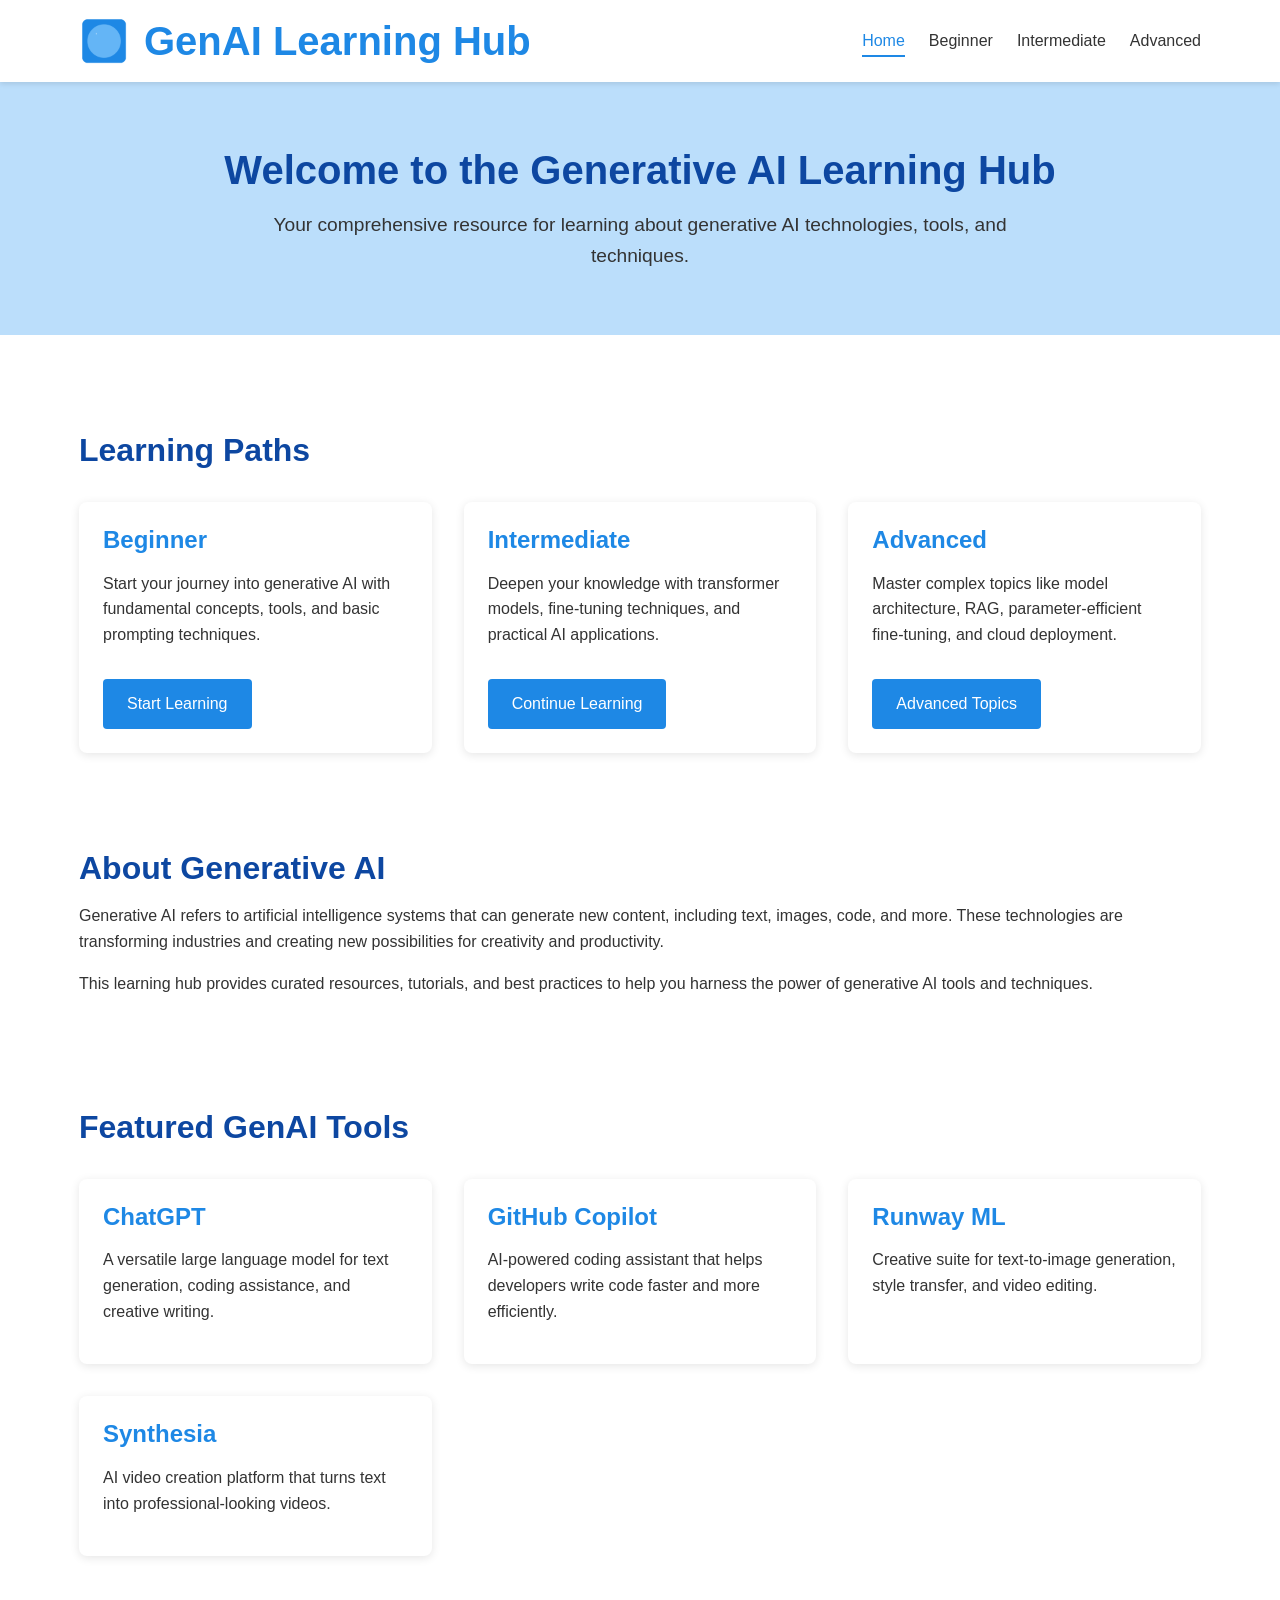
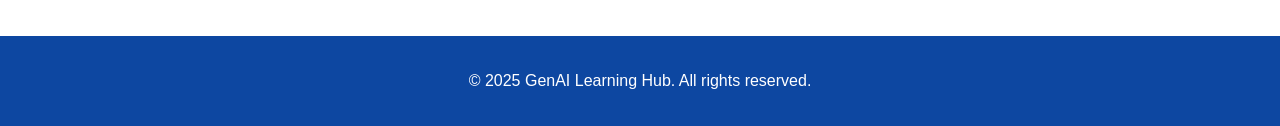
<file: index.html>
<!DOCTYPE html>
<html lang="en">
<head>
    <meta charset="UTF-8">
    <meta name="viewport" content="width=device-width, initial-scale=1.0">
    <meta name="description" content="Your comprehensive resource for learning about generative AI technologies, tools, and techniques.">
    <title>GenAI Learning Hub - Home</title>
    <link rel="stylesheet" href="styles.css">
</head>
<body>
    <header>
        <div class="container">
            <div class="logo-container">
                <img src="genai-logo.png" alt="GenAI Learning Hub Logo" class="logo">
                <h1>GenAI Learning Hub</h1>
            </div>
            <nav>
                <ul>
                    <li><a href="index.html" class="active">Home</a></li>
                    <li><a href="beginner.html">Beginner</a></li>
                    <li><a href="intermediate.html">Intermediate</a></li>
                    <li><a href="advanced.html">Advanced</a></li>
                </ul>
            </nav>
        </div>
    </header>

    <main>
        <section class="hero">
            <div class="container">
                <h2>Welcome to the Generative AI Learning Hub</h2>
                <p>Your comprehensive resource for learning about generative AI technologies, tools, and techniques.</p>
            </div>
        </section>

        <section class="learning-paths">
            <div class="container">
                <h2>Learning Paths</h2>
                <div class="path-cards">
                    <div class="card">
                        <h3>Beginner</h3>
                        <p>Start your journey into generative AI with fundamental concepts, tools, and basic prompting techniques.</p>
                        <a href="beginner.html" class="btn">Start Learning</a>
                    </div>
                    <div class="card">
                        <h3>Intermediate</h3>
                        <p>Deepen your knowledge with transformer models, fine-tuning techniques, and practical AI applications.</p>
                        <a href="intermediate.html" class="btn">Continue Learning</a>
                    </div>
                    <div class="card">
                        <h3>Advanced</h3>
                        <p>Master complex topics like model architecture, RAG, parameter-efficient fine-tuning, and cloud deployment.</p>
                        <a href="advanced.html" class="btn">Advanced Topics</a>
                    </div>
                </div>
            </div>
        </section>

        <section class="about">
            <div class="container">
                <h2>About Generative AI</h2>
                <p>Generative AI refers to artificial intelligence systems that can generate new content, including text, images, code, and more. These technologies are transforming industries and creating new possibilities for creativity and productivity.</p>
                <p>This learning hub provides curated resources, tutorials, and best practices to help you harness the power of generative AI tools and techniques.</p>
            </div>
        </section>

        <section class="featured-tools">
            <div class="container">
                <h2>Featured GenAI Tools</h2>
                <div class="tools-grid">
                    <div class="tool">
                        <h3>ChatGPT</h3>
                        <p>A versatile large language model for text generation, coding assistance, and creative writing.</p>
                    </div>
                    <div class="tool">
                        <h3>GitHub Copilot</h3>
                        <p>AI-powered coding assistant that helps developers write code faster and more efficiently.</p>
                    </div>
                    <div class="tool">
                        <h3>Runway ML</h3>
                        <p>Creative suite for text-to-image generation, style transfer, and video editing.</p>
                    </div>
                    <div class="tool">
                        <h3>Synthesia</h3>
                        <p>AI video creation platform that turns text into professional-looking videos.</p>
                    </div>
                </div>
            </div>
        </section>
    </main>

    <footer>
        <div class="container">
            <p>&copy; 2025 GenAI Learning Hub. All rights reserved.</p>
        </div>
    </footer>
</body>
</html>
</file>
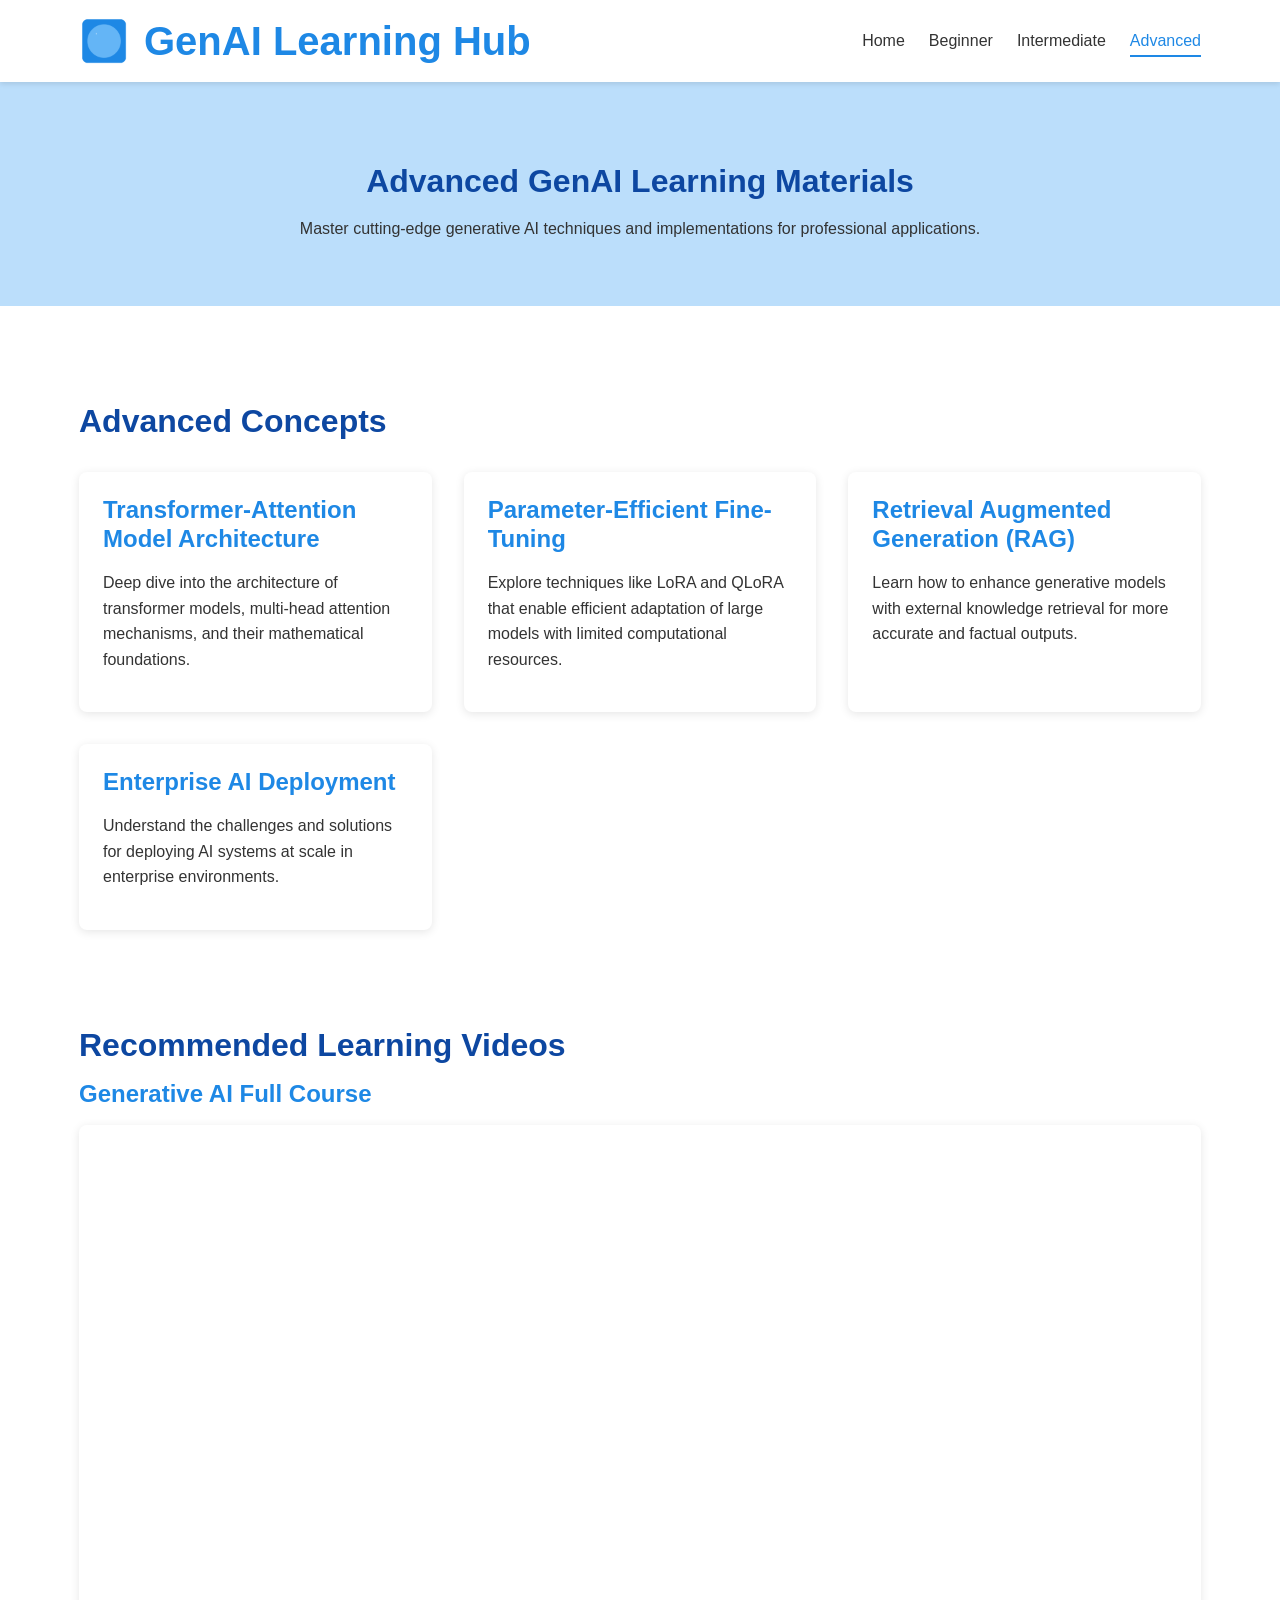
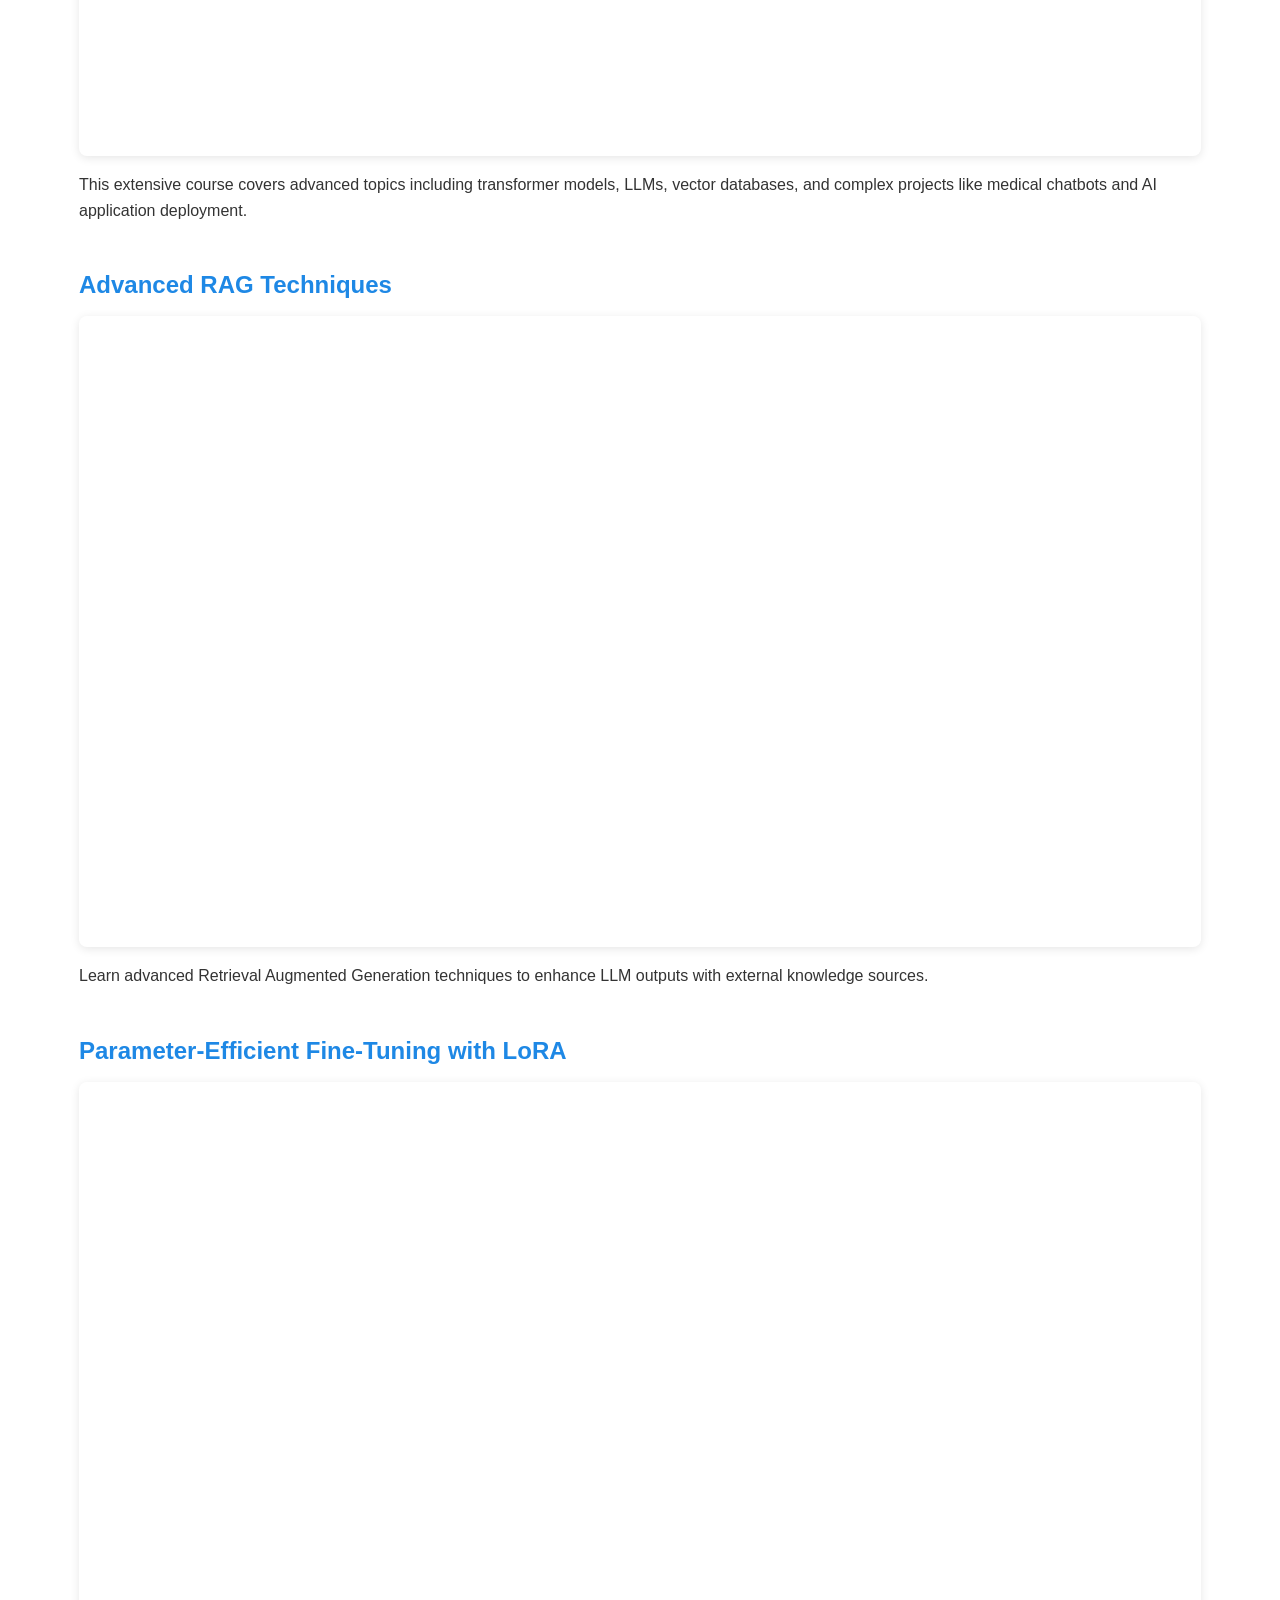
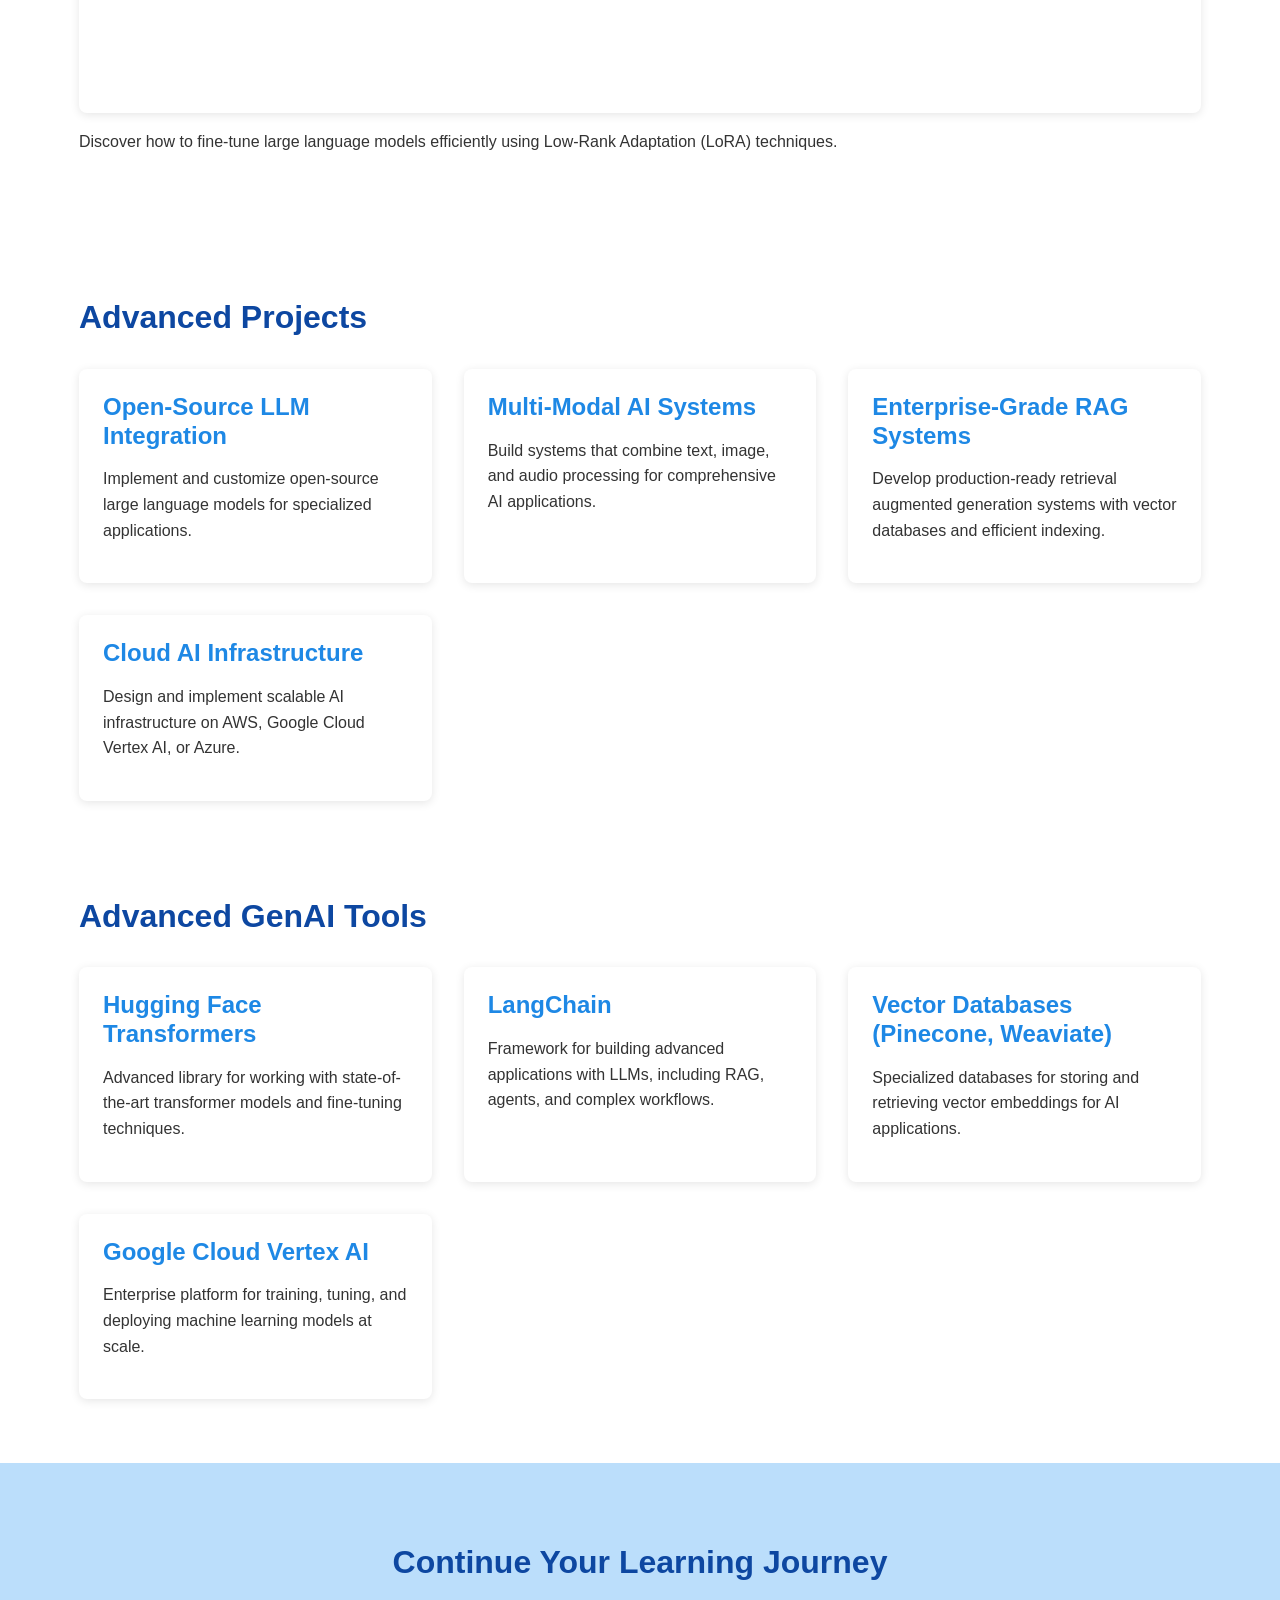
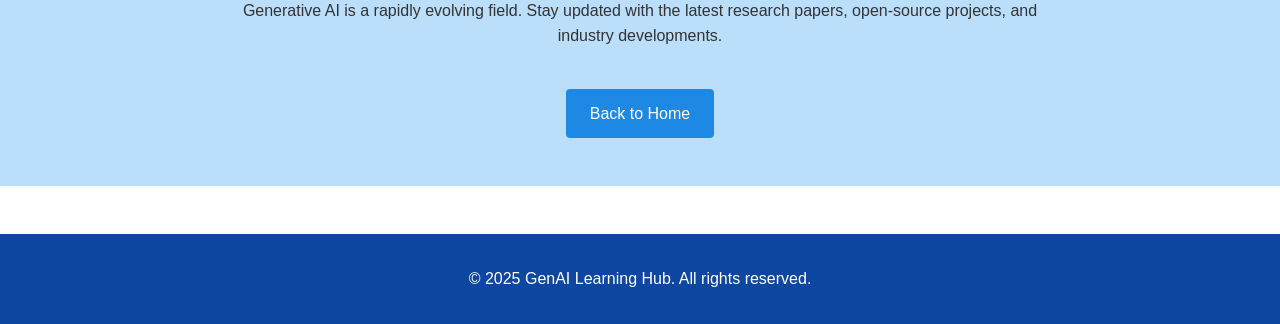
<file: advanced.html>
<!DOCTYPE html>
<html lang="en">
<head>
    <meta charset="UTF-8">
    <meta name="viewport" content="width=device-width, initial-scale=1.0">
    <meta name="description" content="Master cutting-edge generative AI techniques and implementations for professional applications.">
    <title>GenAI Learning Hub - Advanced Materials</title>
    <link rel="stylesheet" href="styles.css">
</head>
<body>
    <header>
        <div class="container">
            <div class="logo-container">
                <img src="genai-logo.png" alt="GenAI Learning Hub Logo" class="logo">
                <h1>GenAI Learning Hub</h1>
            </div>
            <nav>
                <ul>
                    <li><a href="index.html">Home</a></li>
                    <li><a href="beginner.html">Beginner</a></li>
                    <li><a href="intermediate.html">Intermediate</a></li>
                    <li><a href="advanced.html" class="active">Advanced</a></li>
                </ul>
            </nav>
        </div>
    </header>

    <main>
        <section class="page-header">
            <div class="container">
                <h2>Advanced GenAI Learning Materials</h2>
                <p>Master cutting-edge generative AI techniques and implementations for professional applications.</p>
            </div>
        </section>

        <section class="key-concepts">
            <div class="container">
                <h2>Advanced Concepts</h2>
                <div class="concept-grid">
                    <div class="concept">
                        <h3>Transformer-Attention Model Architecture</h3>
                        <p>Deep dive into the architecture of transformer models, multi-head attention mechanisms, and their mathematical foundations.</p>
                    </div>
                    <div class="concept">
                        <h3>Parameter-Efficient Fine-Tuning</h3>
                        <p>Explore techniques like LoRA and QLoRA that enable efficient adaptation of large models with limited computational resources.</p>
                    </div>
                    <div class="concept">
                        <h3>Retrieval Augmented Generation (RAG)</h3>
                        <p>Learn how to enhance generative models with external knowledge retrieval for more accurate and factual outputs.</p>
                    </div>
                    <div class="concept">
                        <h3>Enterprise AI Deployment</h3>
                        <p>Understand the challenges and solutions for deploying AI systems at scale in enterprise environments.</p>
                    </div>
                </div>
            </div>
        </section>

        <section class="video-resources">
            <div class="container">
                <h2>Recommended Learning Videos</h2>
                
                <div class="video-container">
                    <h3>Generative AI Full Course</h3>
                    <div class="video-wrapper">
                        <iframe width="560" height="315" src="https://www.youtube.com/embed/mEsleV16qdo" title="Generative AI Full Course – Gemini Pro, OpenAI, Llama, Langchain, Pinecone, Vector Databases & More" frameborder="0" allow="accelerometer; autoplay; clipboard-write; encrypted-media; gyroscope; picture-in-picture" allowfullscreen></iframe>
                    </div>
                    <p>This extensive course covers advanced topics including transformer models, LLMs, vector databases, and complex projects like medical chatbots and AI application deployment.</p>
                </div>
                
                <div class="video-container">
                    <h3>Advanced RAG Techniques</h3>
                    <div class="video-wrapper">
                        <iframe width="560" height="315" src="https://www.youtube.com/embed/T-D1OfcDW1M" title="Advanced RAG Techniques" frameborder="0" allow="accelerometer; autoplay; clipboard-write; encrypted-media; gyroscope; picture-in-picture" allowfullscreen></iframe>
                    </div>
                    <p>Learn advanced Retrieval Augmented Generation techniques to enhance LLM outputs with external knowledge sources.</p>
                </div>
                
                <div class="video-container">
                    <h3>Parameter-Efficient Fine-Tuning with LoRA</h3>
                    <div class="video-wrapper">
                        <iframe width="560" height="315" src="https://www.youtube.com/embed/YVU5wAA6Txo" title="Parameter-Efficient Fine-Tuning with LoRA" frameborder="0" allow="accelerometer; autoplay; clipboard-write; encrypted-media; gyroscope; picture-in-picture" allowfullscreen></iframe>
                    </div>
                    <p>Discover how to fine-tune large language models efficiently using Low-Rank Adaptation (LoRA) techniques.</p>
                </div>
            </div>
        </section>

        <section class="advanced-projects">
            <div class="container">
                <h2>Advanced Projects</h2>
                <div class="project-grid">
                    <div class="project">
                        <h3>Open-Source LLM Integration</h3>
                        <p>Implement and customize open-source large language models for specialized applications.</p>
                    </div>
                    <div class="project">
                        <h3>Multi-Modal AI Systems</h3>
                        <p>Build systems that combine text, image, and audio processing for comprehensive AI applications.</p>
                    </div>
                    <div class="project">
                        <h3>Enterprise-Grade RAG Systems</h3>
                        <p>Develop production-ready retrieval augmented generation systems with vector databases and efficient indexing.</p>
                    </div>
                    <div class="project">
                        <h3>Cloud AI Infrastructure</h3>
                        <p>Design and implement scalable AI infrastructure on AWS, Google Cloud Vertex AI, or Azure.</p>
                    </div>
                </div>
            </div>
        </section>

        <section class="advanced-tools">
            <div class="container">
                <h2>Advanced GenAI Tools</h2>
                <div class="tools-grid">
                    <div class="tool">
                        <h3>Hugging Face Transformers</h3>
                        <p>Advanced library for working with state-of-the-art transformer models and fine-tuning techniques.</p>
                    </div>
                    <div class="tool">
                        <h3>LangChain</h3>
                        <p>Framework for building advanced applications with LLMs, including RAG, agents, and complex workflows.</p>
                    </div>
                    <div class="tool">
                        <h3>Vector Databases (Pinecone, Weaviate)</h3>
                        <p>Specialized databases for storing and retrieving vector embeddings for AI applications.</p>
                    </div>
                    <div class="tool">
                        <h3>Google Cloud Vertex AI</h3>
                        <p>Enterprise platform for training, tuning, and deploying machine learning models at scale.</p>
                    </div>
                </div>
            </div>
        </section>

        <section class="next-steps">
            <div class="container">
                <h2>Continue Your Learning Journey</h2>
                <p>Generative AI is a rapidly evolving field. Stay updated with the latest research papers, open-source projects, and industry developments.</p>
                <a href="index.html" class="btn">Back to Home</a>
            </div>
        </section>
    </main>

    <footer>
        <div class="container">
            <p>&copy; 2025 GenAI Learning Hub. All rights reserved.</p>
        </div>
    </footer>
</body>
</html>
</file>
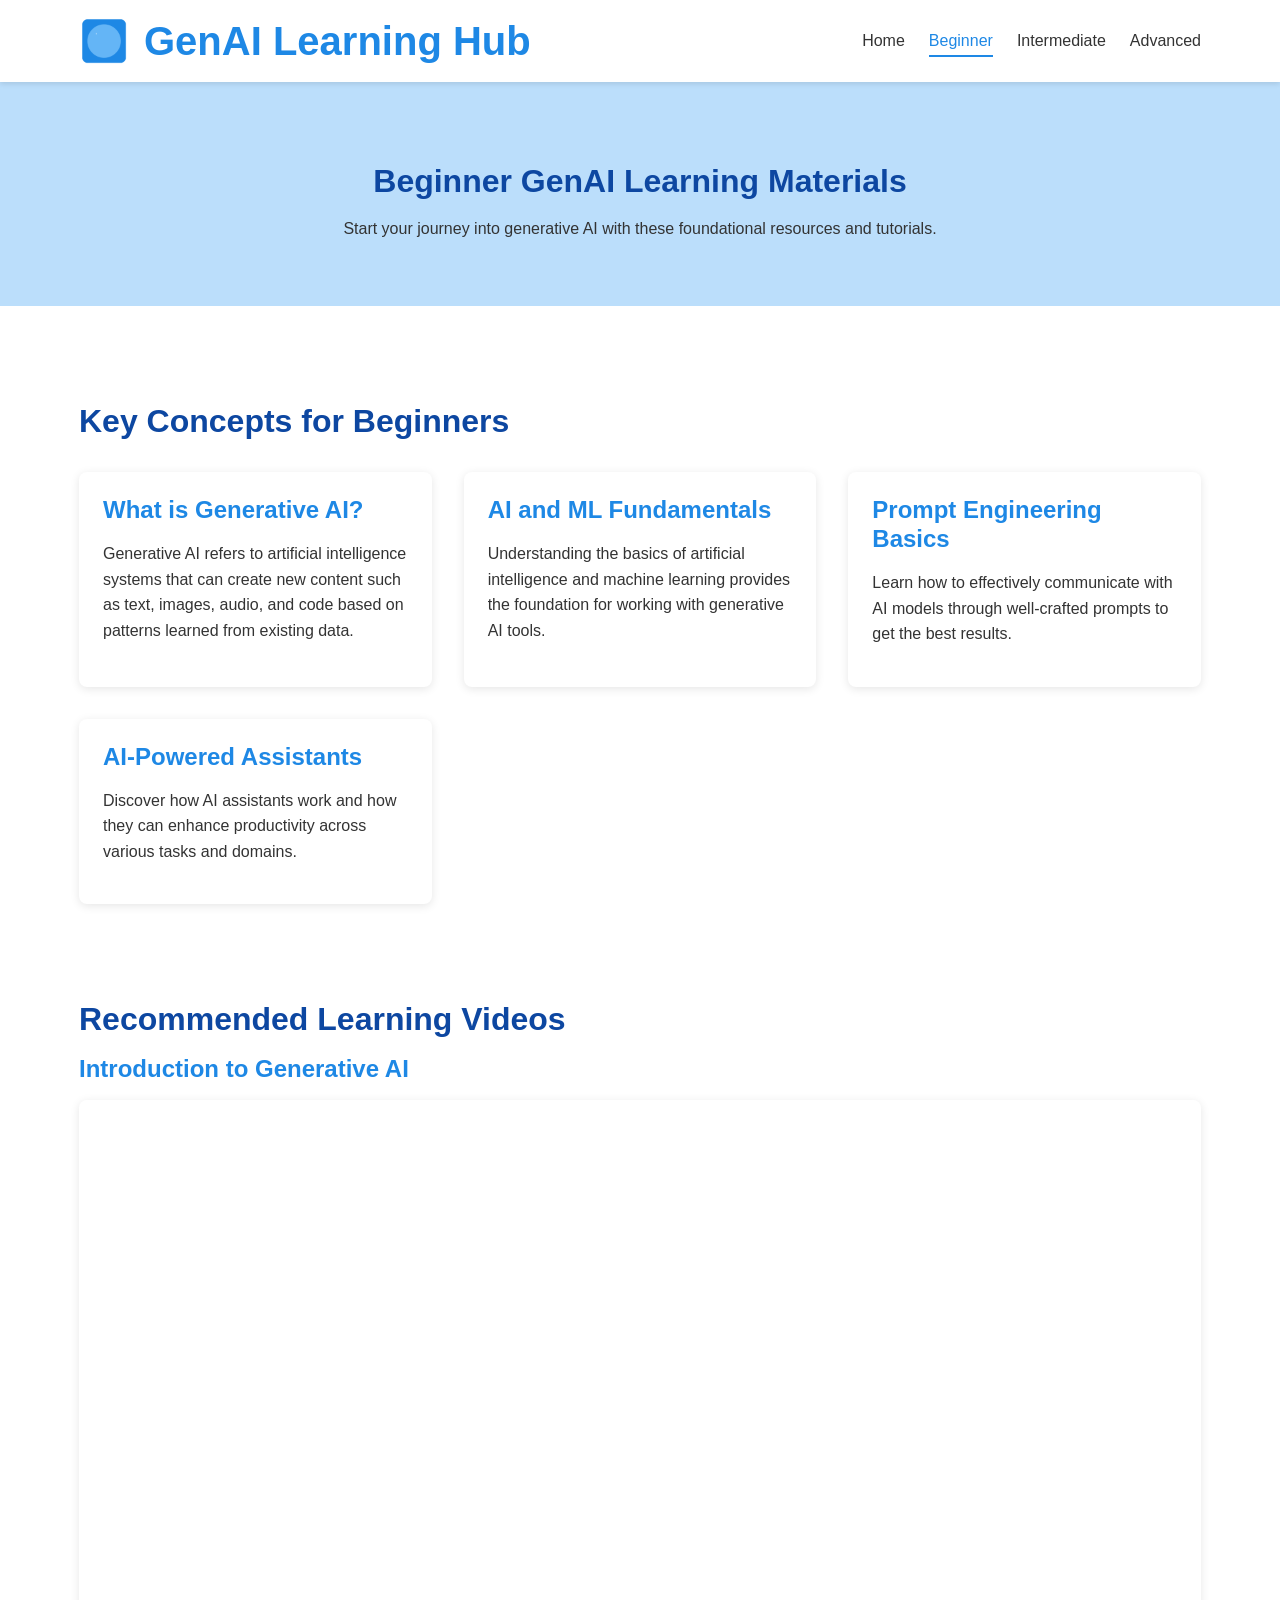
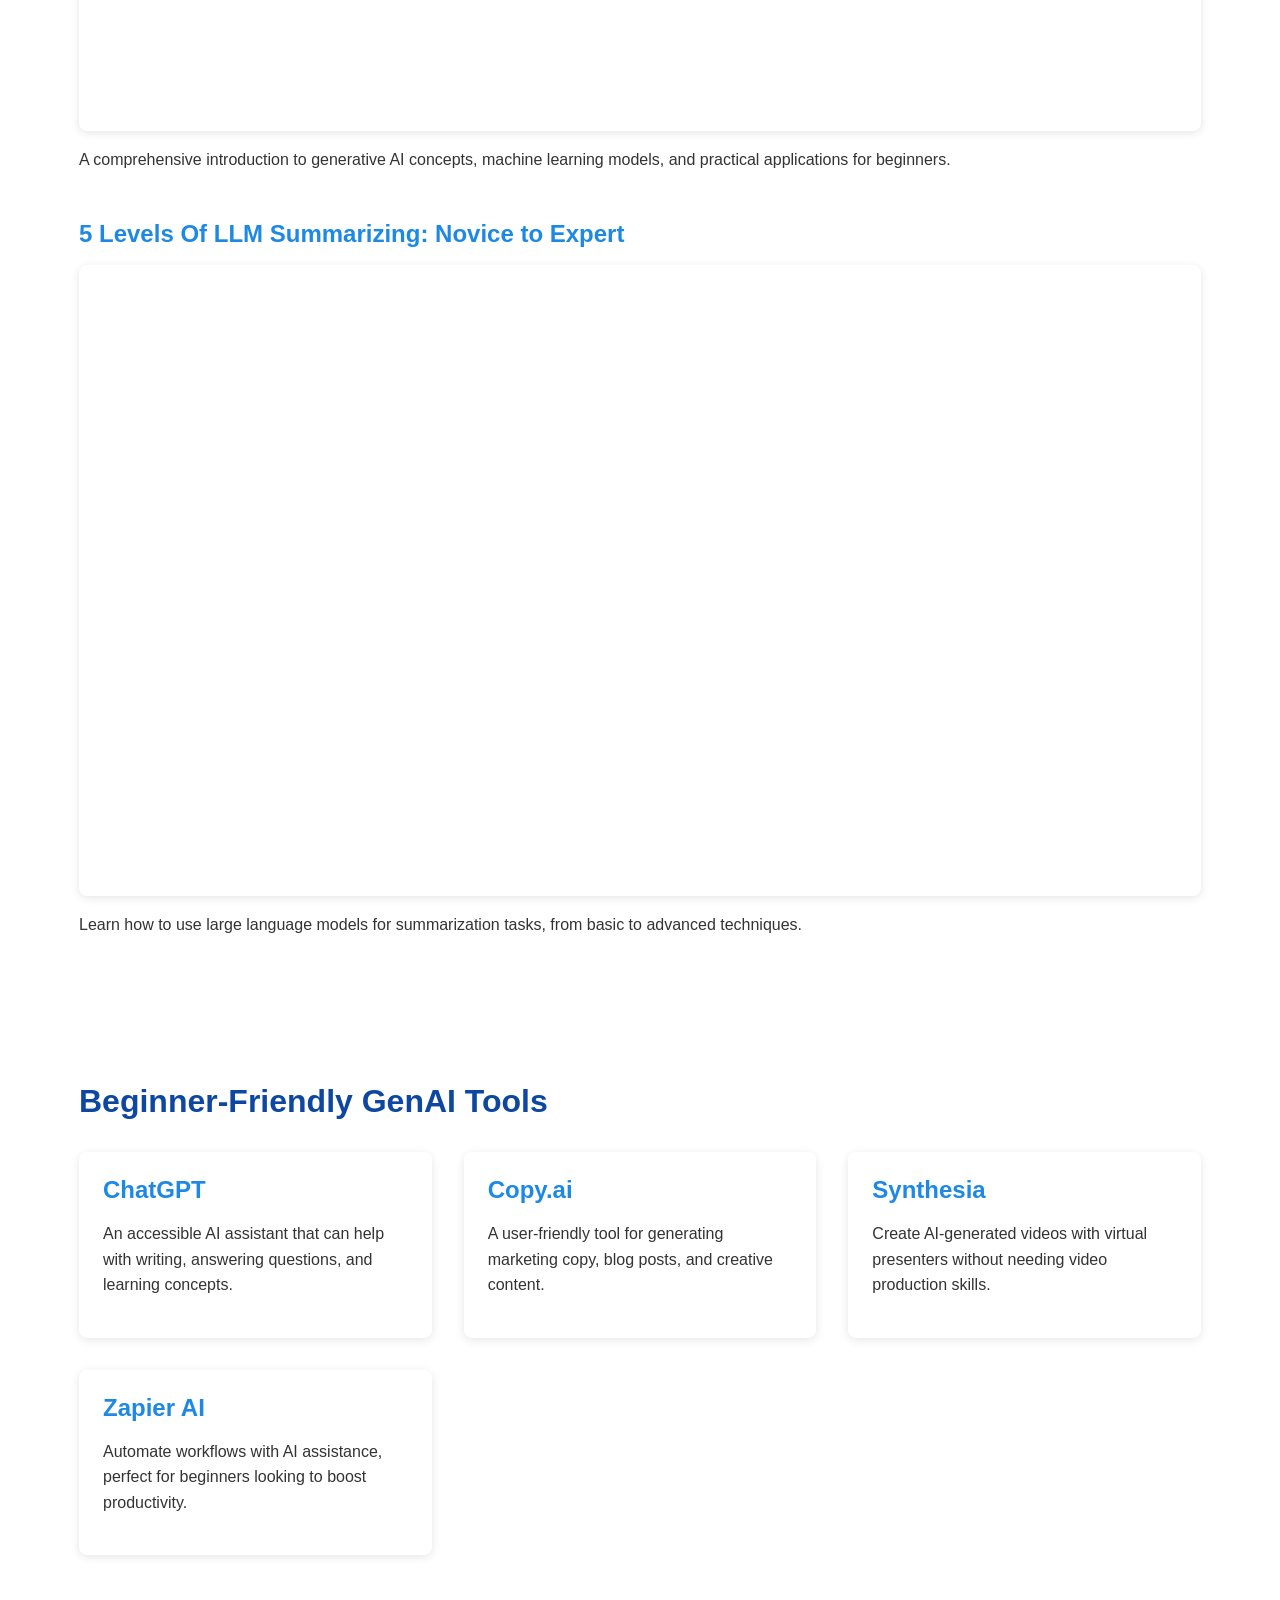
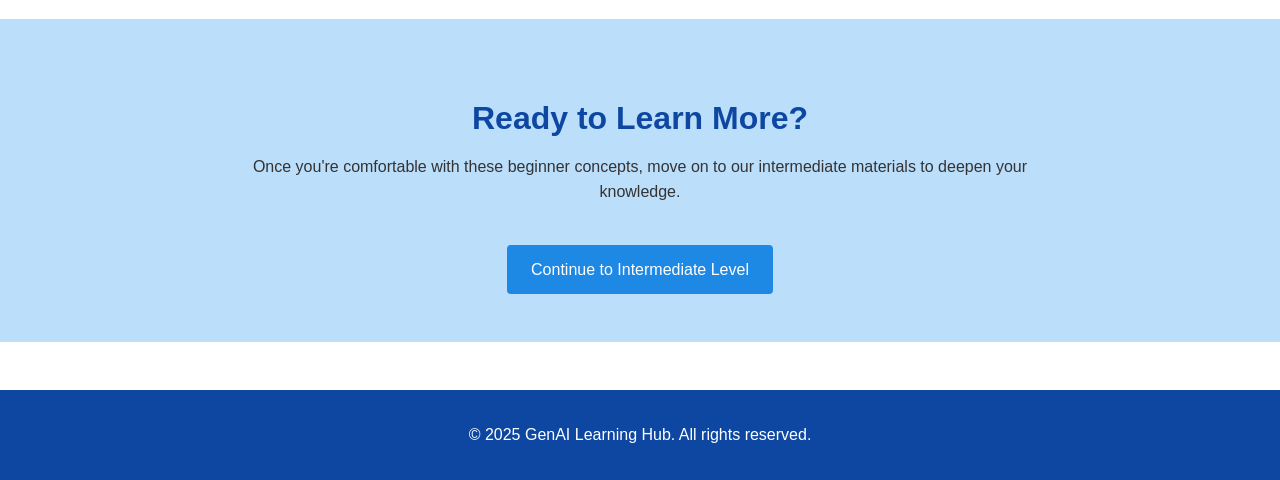
<file: beginner.html>
<!DOCTYPE html>
<html lang="en">
<head>
    <meta charset="UTF-8">
    <meta name="viewport" content="width=device-width, initial-scale=1.0">
    <meta name="description" content="Start your journey into generative AI with foundational resources and tutorials for beginners.">
    <title>GenAI Learning Hub - Beginner Materials</title>
    <link rel="stylesheet" href="styles.css">
</head>
<body>
    <header>
        <div class="container">
            <div class="logo-container">
                <img src="genai-logo.png" alt="GenAI Learning Hub Logo" class="logo">
                <h1>GenAI Learning Hub</h1>
            </div>
            <nav>
                <ul>
                    <li><a href="index.html">Home</a></li>
                    <li><a href="beginner.html" class="active">Beginner</a></li>
                    <li><a href="intermediate.html">Intermediate</a></li>
                    <li><a href="advanced.html">Advanced</a></li>
                </ul>
            </nav>
        </div>
    </header>

    <main>
        <section class="page-header">
            <div class="container">
                <h2>Beginner GenAI Learning Materials</h2>
                <p>Start your journey into generative AI with these foundational resources and tutorials.</p>
            </div>
        </section>

        <section class="key-concepts">
            <div class="container">
                <h2>Key Concepts for Beginners</h2>
                <div class="concept-grid">
                    <div class="concept">
                        <h3>What is Generative AI?</h3>
                        <p>Generative AI refers to artificial intelligence systems that can create new content such as text, images, audio, and code based on patterns learned from existing data.</p>
                    </div>
                    <div class="concept">
                        <h3>AI and ML Fundamentals</h3>
                        <p>Understanding the basics of artificial intelligence and machine learning provides the foundation for working with generative AI tools.</p>
                    </div>
                    <div class="concept">
                        <h3>Prompt Engineering Basics</h3>
                        <p>Learn how to effectively communicate with AI models through well-crafted prompts to get the best results.</p>
                    </div>
                    <div class="concept">
                        <h3>AI-Powered Assistants</h3>
                        <p>Discover how AI assistants work and how they can enhance productivity across various tasks and domains.</p>
                    </div>
                </div>
            </div>
        </section>

        <section class="video-resources">
            <div class="container">
                <h2>Recommended Learning Videos</h2>
                
                <div class="video-container">
                    <h3>Introduction to Generative AI</h3>
                    <div class="video-wrapper">
                        <iframe width="560" height="315" src="https://www.youtube.com/embed/G2fqAlgmoPo" title="Introduction to Generative AI" frameborder="0" allow="accelerometer; autoplay; clipboard-write; encrypted-media; gyroscope; picture-in-picture" allowfullscreen></iframe>
                    </div>
                    <p>A comprehensive introduction to generative AI concepts, machine learning models, and practical applications for beginners.</p>
                </div>
                
                <div class="video-container">
                    <h3>5 Levels Of LLM Summarizing: Novice to Expert</h3>
                    <div class="video-wrapper">
                        <iframe width="560" height="315" src="https://www.youtube.com/embed/qaPMdcCqtWk" title="5 Levels Of LLM Summarizing: Novice to Expert" frameborder="0" allow="accelerometer; autoplay; clipboard-write; encrypted-media; gyroscope; picture-in-picture" allowfullscreen></iframe>
                    </div>
                    <p>Learn how to use large language models for summarization tasks, from basic to advanced techniques.</p>
                </div>
            </div>
        </section>

        <section class="beginner-tools">
            <div class="container">
                <h2>Beginner-Friendly GenAI Tools</h2>
                <div class="tools-grid">
                    <div class="tool">
                        <h3>ChatGPT</h3>
                        <p>An accessible AI assistant that can help with writing, answering questions, and learning concepts.</p>
                    </div>
                    <div class="tool">
                        <h3>Copy.ai</h3>
                        <p>A user-friendly tool for generating marketing copy, blog posts, and creative content.</p>
                    </div>
                    <div class="tool">
                        <h3>Synthesia</h3>
                        <p>Create AI-generated videos with virtual presenters without needing video production skills.</p>
                    </div>
                    <div class="tool">
                        <h3>Zapier AI</h3>
                        <p>Automate workflows with AI assistance, perfect for beginners looking to boost productivity.</p>
                    </div>
                </div>
            </div>
        </section>

        <section class="next-steps">
            <div class="container">
                <h2>Ready to Learn More?</h2>
                <p>Once you're comfortable with these beginner concepts, move on to our intermediate materials to deepen your knowledge.</p>
                <a href="intermediate.html" class="btn">Continue to Intermediate Level</a>
            </div>
        </section>
    </main>

    <footer>
        <div class="container">
            <p>&copy; 2025 GenAI Learning Hub. All rights reserved.</p>
        </div>
    </footer>
</body>
</html>
</file>
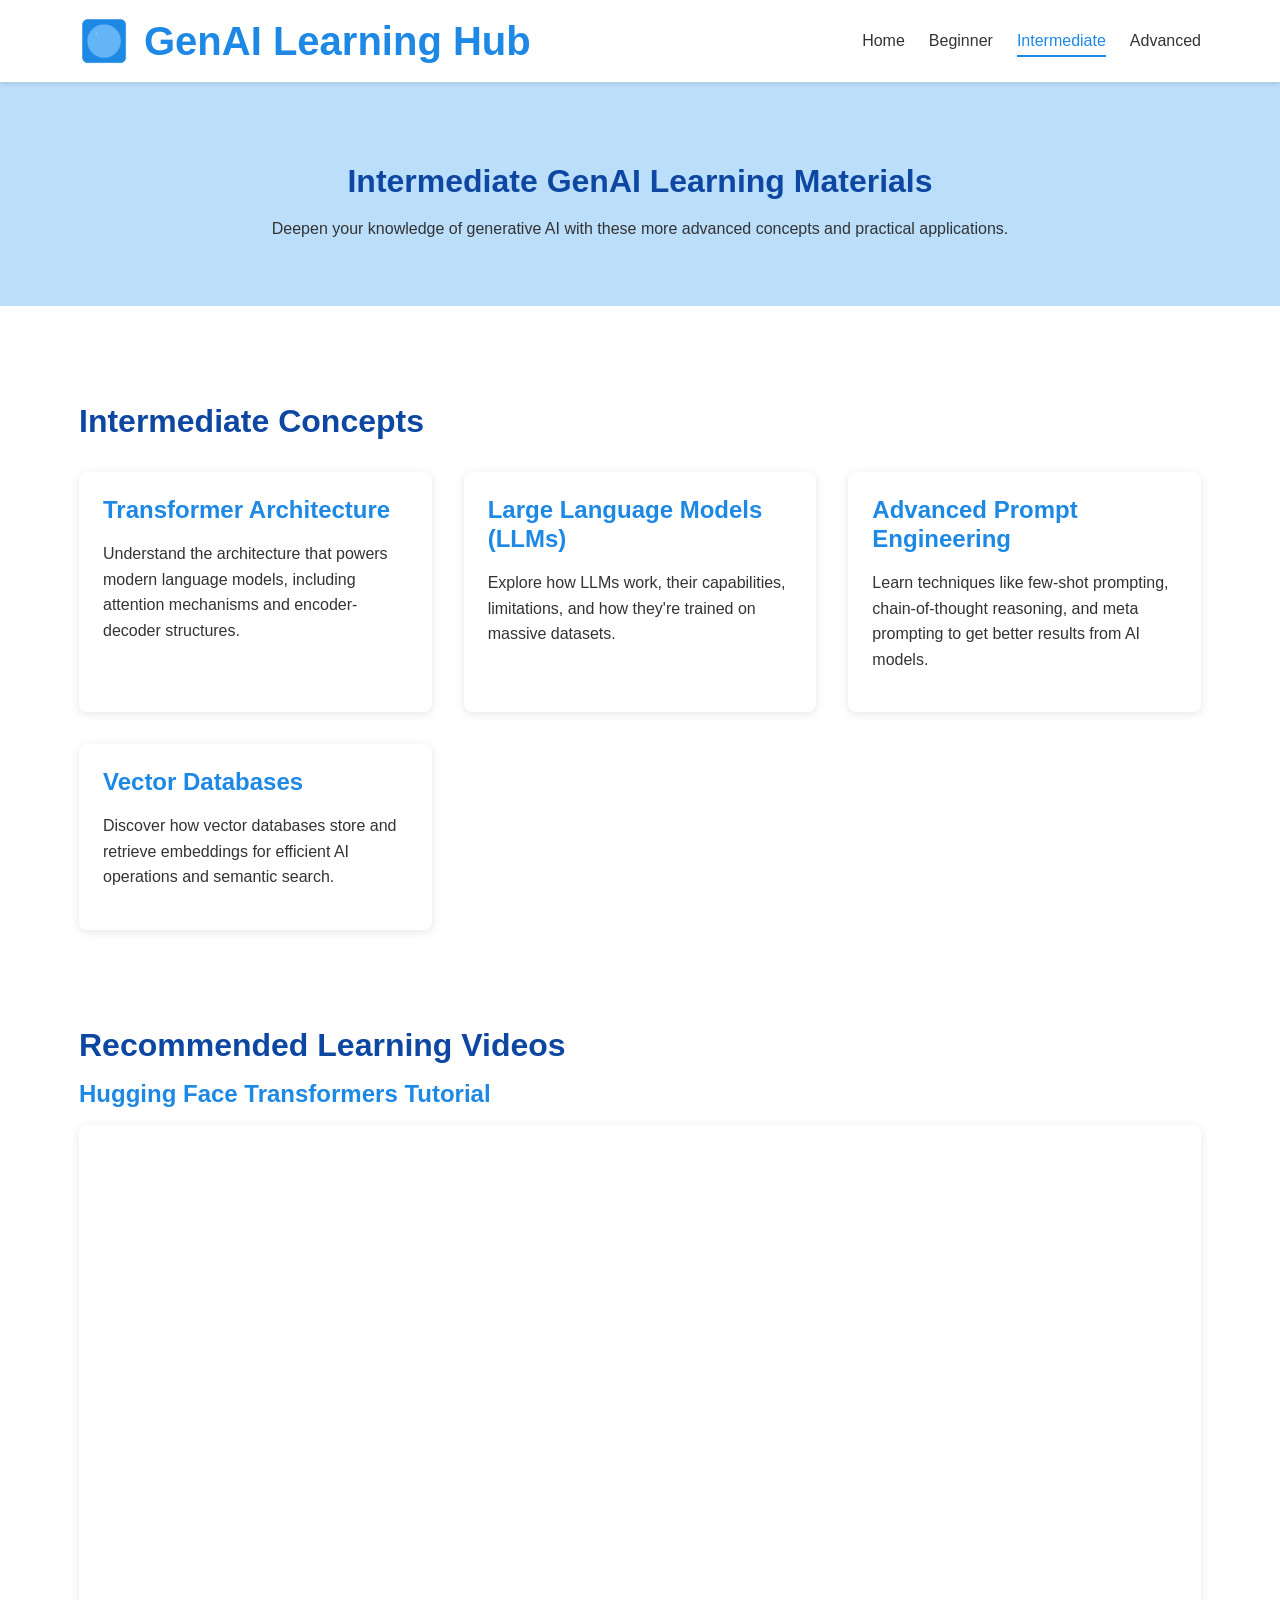
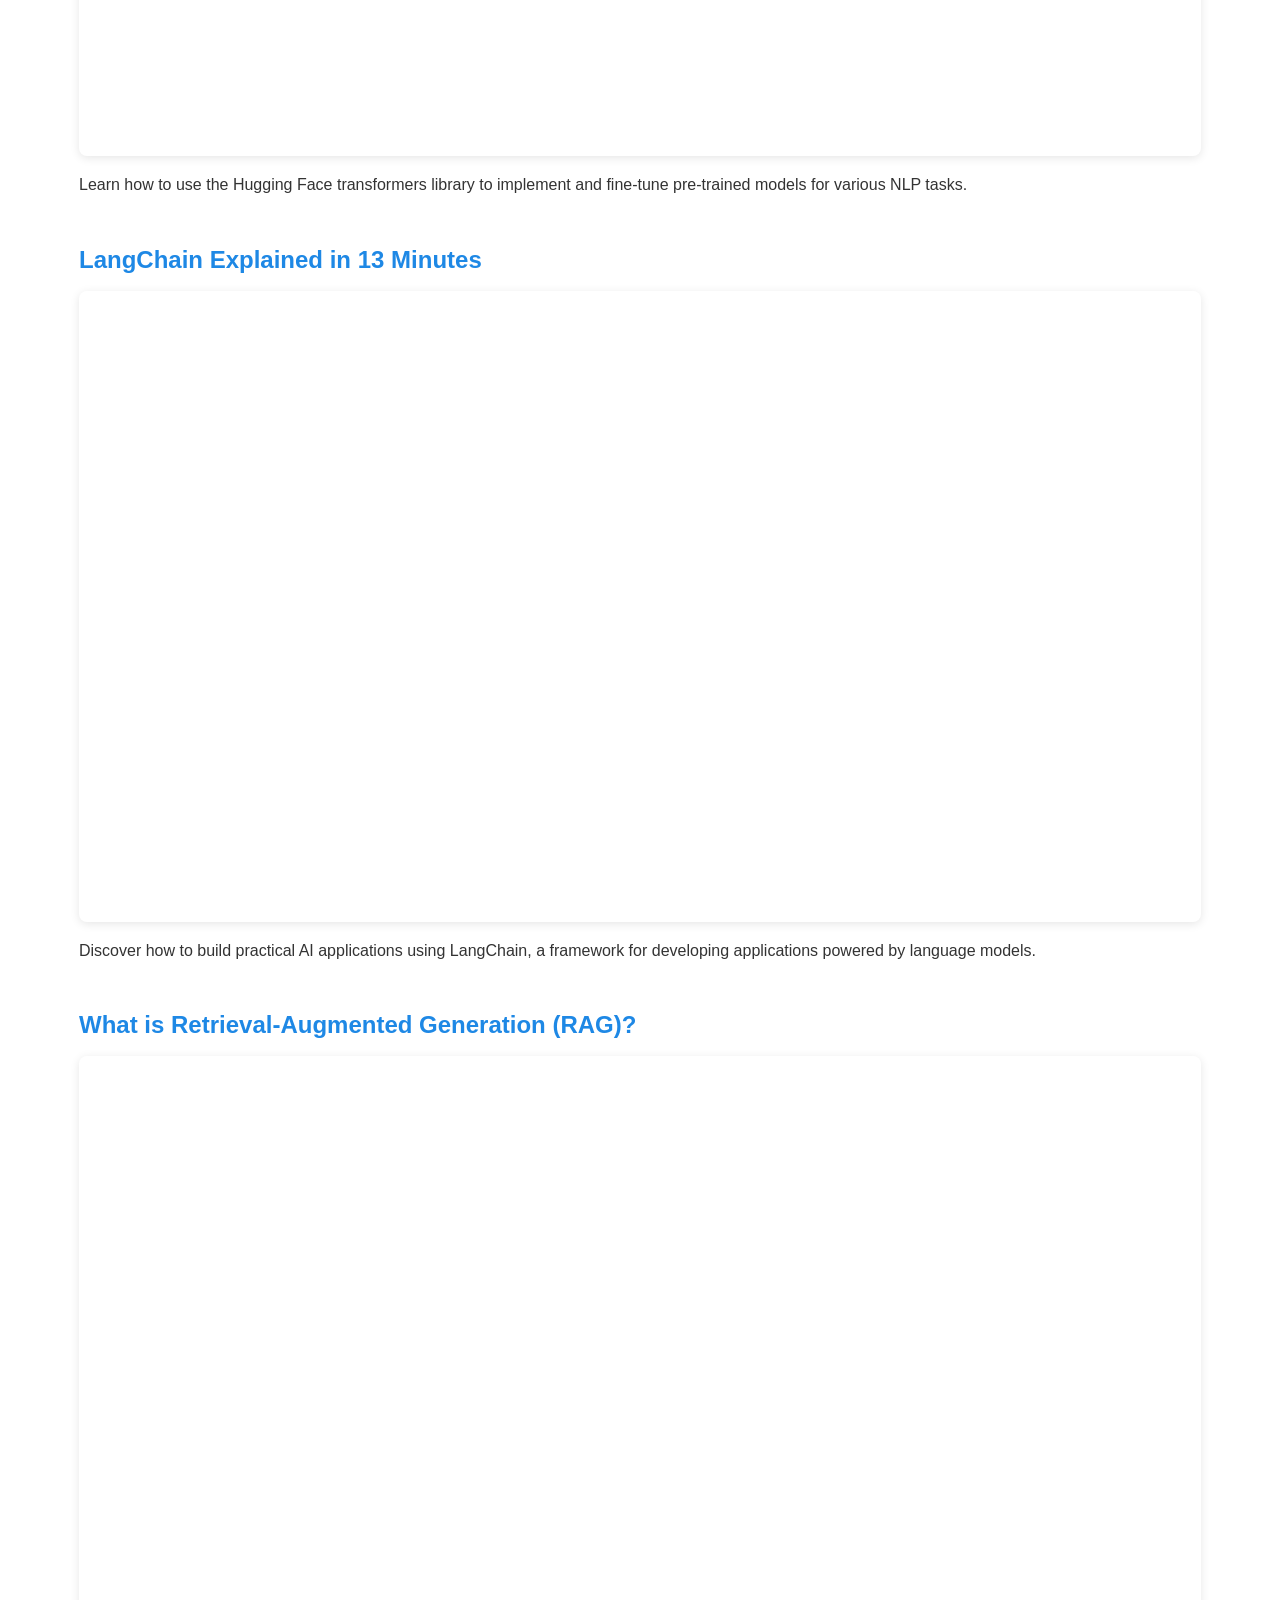
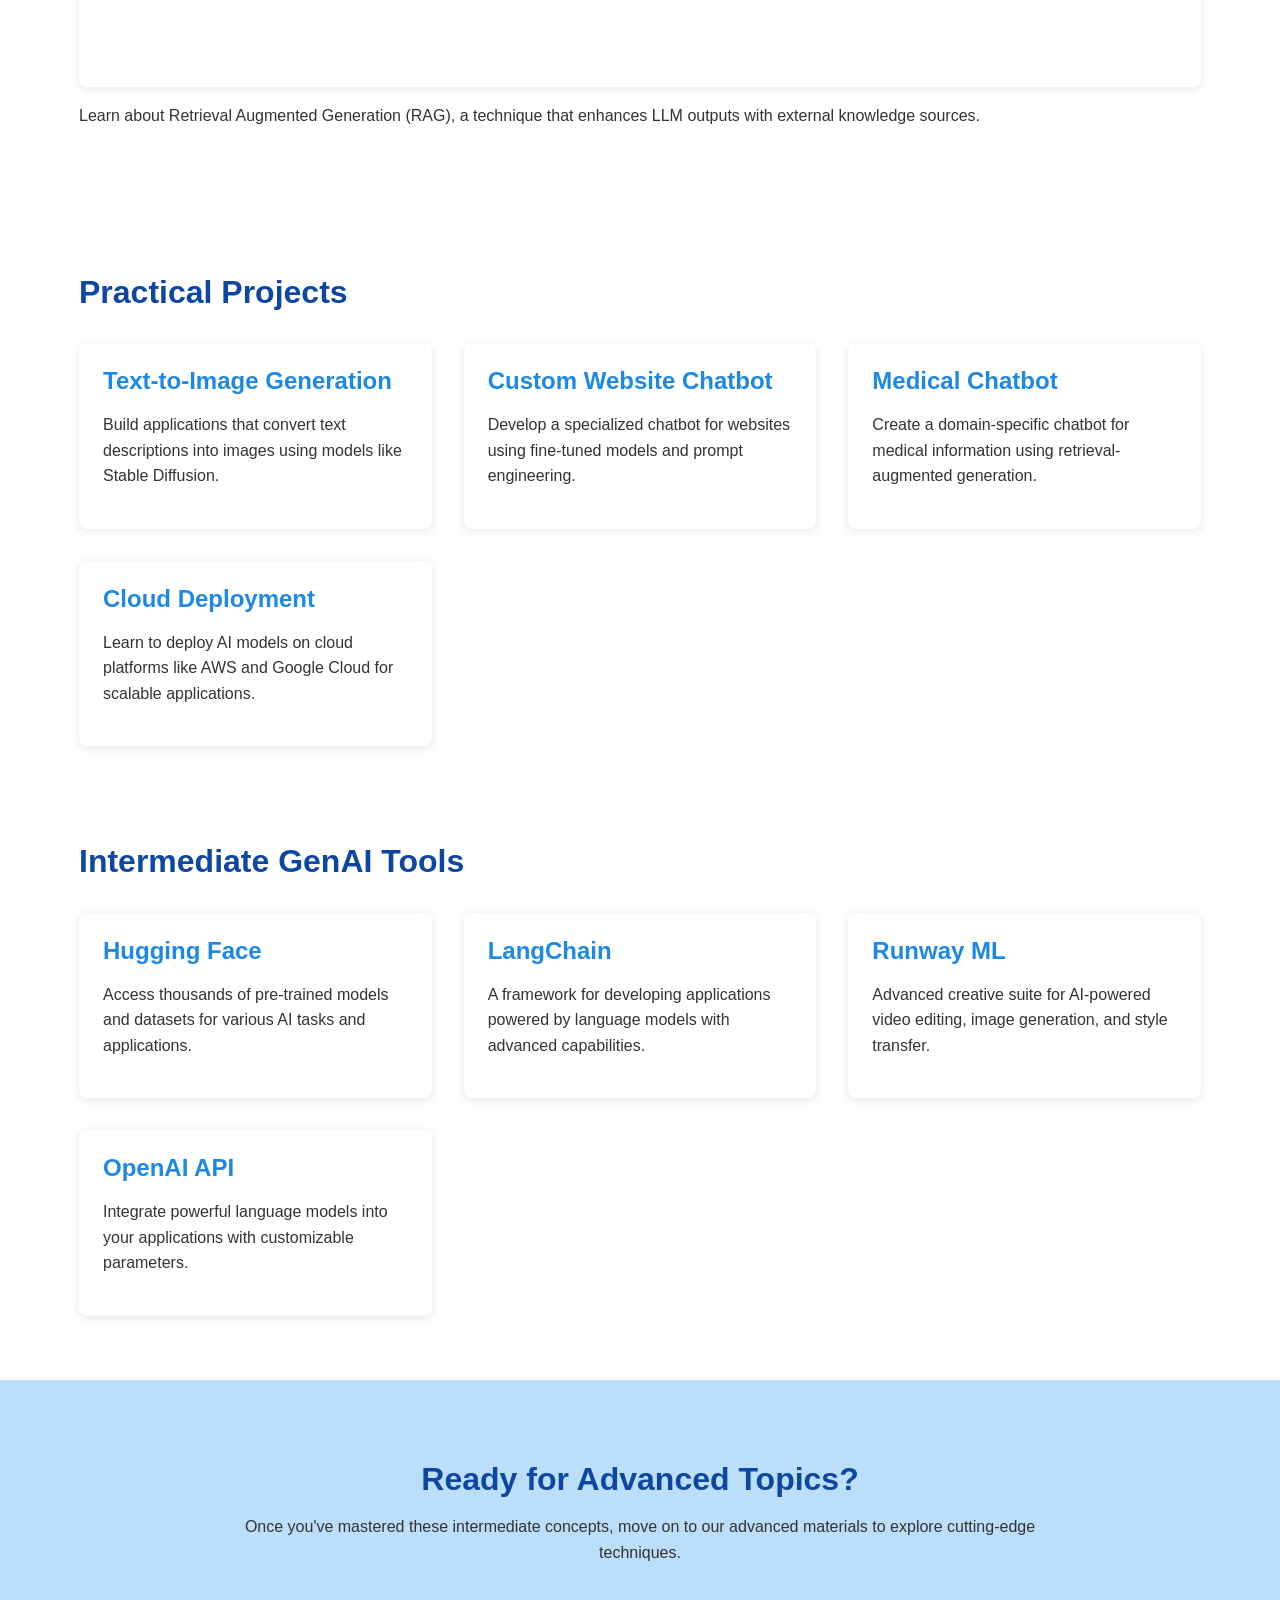
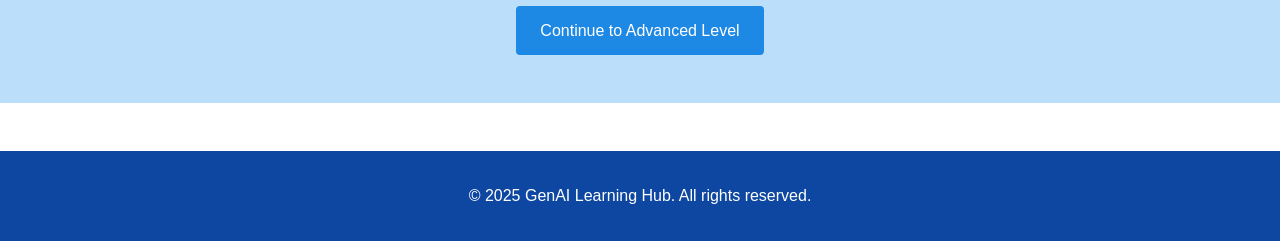
<file: intermediate.html>
<!DOCTYPE html>
<html lang="en">
<head>
    <meta charset="UTF-8">
    <meta name="viewport" content="width=device-width, initial-scale=1.0">
    <meta name="description" content="Deepen your knowledge of generative AI with more advanced concepts and practical applications.">
    <title>GenAI Learning Hub - Intermediate Materials</title>
    <link rel="stylesheet" href="styles.css">
</head>
<body>
    <header>
        <div class="container">
            <div class="logo-container">
                <img src="genai-logo.png" alt="GenAI Learning Hub Logo" class="logo">
                <h1>GenAI Learning Hub</h1>
            </div>
            <nav>
                <ul>
                    <li><a href="index.html">Home</a></li>
                    <li><a href="beginner.html">Beginner</a></li>
                    <li><a href="intermediate.html" class="active">Intermediate</a></li>
                    <li><a href="advanced.html">Advanced</a></li>
                </ul>
            </nav>
        </div>
    </header>

    <main>
        <section class="page-header">
            <div class="container">
                <h2>Intermediate GenAI Learning Materials</h2>
                <p>Deepen your knowledge of generative AI with these more advanced concepts and practical applications.</p>
            </div>
        </section>

        <section class="key-concepts">
            <div class="container">
                <h2>Intermediate Concepts</h2>
                <div class="concept-grid">
                    <div class="concept">
                        <h3>Transformer Architecture</h3>
                        <p>Understand the architecture that powers modern language models, including attention mechanisms and encoder-decoder structures.</p>
                    </div>
                    <div class="concept">
                        <h3>Large Language Models (LLMs)</h3>
                        <p>Explore how LLMs work, their capabilities, limitations, and how they're trained on massive datasets.</p>
                    </div>
                    <div class="concept">
                        <h3>Advanced Prompt Engineering</h3>
                        <p>Learn techniques like few-shot prompting, chain-of-thought reasoning, and meta prompting to get better results from AI models.</p>
                    </div>
                    <div class="concept">
                        <h3>Vector Databases</h3>
                        <p>Discover how vector databases store and retrieve embeddings for efficient AI operations and semantic search.</p>
                    </div>
                </div>
            </div>
        </section>

        <section class="video-resources">
            <div class="container">
                <h2>Recommended Learning Videos</h2>
                
                <div class="video-container">
                    <h3>Hugging Face Transformers Tutorial</h3>
                    <div class="video-wrapper">
                        <iframe width="560" height="315" src="https://www.youtube.com/embed/DQc2Mi7BcuI" title="Hugging Face Transformers Tutorial" frameborder="0" allow="accelerometer; autoplay; clipboard-write; encrypted-media; gyroscope; picture-in-picture" allowfullscreen></iframe>
                    </div>
                    <p>Learn how to use the Hugging Face transformers library to implement and fine-tune pre-trained models for various NLP tasks.</p>
                </div>
                
                <div class="video-container">
                    <h3>LangChain Explained in 13 Minutes</h3>
                    <div class="video-wrapper">
                        <iframe width="560" height="315" src="https://www.youtube.com/embed/aywZrzNaKjs" title="LangChain Explained in 13 Minutes" frameborder="0" allow="accelerometer; autoplay; clipboard-write; encrypted-media; gyroscope; picture-in-picture" allowfullscreen></iframe>
                    </div>
                    <p>Discover how to build practical AI applications using LangChain, a framework for developing applications powered by language models.</p>
                </div>
                
                <div class="video-container">
                    <h3>What is Retrieval-Augmented Generation (RAG)?</h3>
                    <div class="video-wrapper">
                        <iframe width="560" height="315" src="https://www.youtube.com/embed/T-D1OfcDW1M" title="What is Retrieval-Augmented Generation (RAG)?" frameborder="0" allow="accelerometer; autoplay; clipboard-write; encrypted-media; gyroscope; picture-in-picture" allowfullscreen></iframe>
                    </div>
                    <p>Learn about Retrieval Augmented Generation (RAG), a technique that enhances LLM outputs with external knowledge sources.</p>
                </div>
            </div>
        </section>

        <section class="practical-projects">
            <div class="container">
                <h2>Practical Projects</h2>
                <div class="project-grid">
                    <div class="project">
                        <h3>Text-to-Image Generation</h3>
                        <p>Build applications that convert text descriptions into images using models like Stable Diffusion.</p>
                    </div>
                    <div class="project">
                        <h3>Custom Website Chatbot</h3>
                        <p>Develop a specialized chatbot for websites using fine-tuned models and prompt engineering.</p>
                    </div>
                    <div class="project">
                        <h3>Medical Chatbot</h3>
                        <p>Create a domain-specific chatbot for medical information using retrieval-augmented generation.</p>
                    </div>
                    <div class="project">
                        <h3>Cloud Deployment</h3>
                        <p>Learn to deploy AI models on cloud platforms like AWS and Google Cloud for scalable applications.</p>
                    </div>
                </div>
            </div>
        </section>

        <section class="intermediate-tools">
            <div class="container">
                <h2>Intermediate GenAI Tools</h2>
                <div class="tools-grid">
                    <div class="tool">
                        <h3>Hugging Face</h3>
                        <p>Access thousands of pre-trained models and datasets for various AI tasks and applications.</p>
                    </div>
                    <div class="tool">
                        <h3>LangChain</h3>
                        <p>A framework for developing applications powered by language models with advanced capabilities.</p>
                    </div>
                    <div class="tool">
                        <h3>Runway ML</h3>
                        <p>Advanced creative suite for AI-powered video editing, image generation, and style transfer.</p>
                    </div>
                    <div class="tool">
                        <h3>OpenAI API</h3>
                        <p>Integrate powerful language models into your applications with customizable parameters.</p>
                    </div>
                </div>
            </div>
        </section>

        <section class="next-steps">
            <div class="container">
                <h2>Ready for Advanced Topics?</h2>
                <p>Once you've mastered these intermediate concepts, move on to our advanced materials to explore cutting-edge techniques.</p>
                <a href="advanced.html" class="btn">Continue to Advanced Level</a>
            </div>
        </section>
    </main>

    <footer>
        <div class="container">
            <p>&copy; 2025 GenAI Learning Hub. All rights reserved.</p>
        </div>
    </footer>
</body>
</html>
</file>
<file: styles.css>
/* Base Styles */
:root {
    --primary-blue: #1e88e5;
    --secondary-blue: #64b5f6;
    --light-blue: #bbdefb;
    --dark-blue: #0d47a1;
    --white: #ffffff;
    --light-gray: #f5f5f5;
    --text-dark: #333333;
    --text-light: #757575;
}

* {
    margin: 0;
    padding: 0;
    box-sizing: border-box;
}

body {
    font-family: 'Segoe UI', Tahoma, Geneva, Verdana, sans-serif;
    line-height: 1.6;
    color: var(--text-dark);
    background-color: var(--white);
}

.container {
    width: 90%;
    max-width: 1200px;
    margin: 0 auto;
    padding: 0 15px;
}

/* Typography */
h1, h2, h3, h4, h5, h6 {
    margin-bottom: 1rem;
    line-height: 1.2;
    color: var(--dark-blue);
}

h1 {
    font-size: 2.5rem;
}

h2 {
    font-size: 2rem;
    margin-top: 2rem;
}

h3 {
    font-size: 1.5rem;
    color: var(--primary-blue);
}

p {
    margin-bottom: 1rem;
}

a {
    color: var(--primary-blue);
    text-decoration: none;
    transition: color 0.3s ease;
}

a:hover {
    color: var(--dark-blue);
}

/* Header and Navigation */
header {
    background-color: var(--white);
    box-shadow: 0 2px 5px rgba(0, 0, 0, 0.1);
    padding: 1rem 0;
    position: sticky;
    top: 0;
    z-index: 100;
}

header .container {
    display: flex;
    justify-content: space-between;
    align-items: center;
    flex-wrap: wrap;
}

.logo-container {
    display: flex;
    align-items: center;
}

.logo {
    width: 50px;
    height: 50px;
    margin-right: 15px;
}

header h1 {
    margin-bottom: 0;
    color: var(--primary-blue);
}

nav ul {
    display: flex;
    list-style: none;
}

nav li {
    margin-left: 1.5rem;
}

nav a {
    color: var(--text-dark);
    font-weight: 500;
    padding: 0.5rem 0;
    position: relative;
}

nav a:hover {
    color: var(--primary-blue);
}

nav a.active {
    color: var(--primary-blue);
}

nav a.active::after {
    content: '';
    position: absolute;
    bottom: 0;
    left: 0;
    width: 100%;
    height: 2px;
    background-color: var(--primary-blue);
}

/* Hero Section */
.hero {
    background-color: var(--light-blue);
    padding: 4rem 0;
    text-align: center;
    margin-bottom: 2rem;
}

.hero h2 {
    font-size: 2.5rem;
    margin-top: 0;
}

.hero p {
    font-size: 1.2rem;
    max-width: 800px;
    margin: 0 auto;
}

/* Section Styling */
section {
    padding: 2rem 0;
}

.page-header {
    background-color: var(--light-blue);
    padding: 3rem 0;
    text-align: center;
    margin-bottom: 2rem;
}

/* Cards and Grids */
.path-cards, .concept-grid, .tools-grid, .project-grid {
    display: grid;
    grid-template-columns: repeat(auto-fill, minmax(280px, 1fr));
    gap: 2rem;
    margin-top: 2rem;
}

.card, .concept, .tool, .project {
    background-color: var(--white);
    border-radius: 8px;
    padding: 1.5rem;
    box-shadow: 0 2px 10px rgba(0, 0, 0, 0.1);
    transition: transform 0.3s ease, box-shadow 0.3s ease;
}

.card:hover, .concept:hover, .tool:hover, .project:hover {
    transform: translateY(-5px);
    box-shadow: 0 5px 15px rgba(0, 0, 0, 0.1);
}

/* Buttons */
.btn {
    display: inline-block;
    background-color: var(--primary-blue);
    color: var(--white);
    padding: 0.75rem 1.5rem;
    border-radius: 4px;
    font-weight: 500;
    margin-top: 1rem;
    transition: background-color 0.3s ease;
}

.btn:hover {
    background-color: var(--dark-blue);
    color: var(--white);
}

/* Video Containers */
.video-container {
    margin-bottom: 3rem;
}

.video-wrapper {
    position: relative;
    padding-bottom: 56.25%; /* 16:9 aspect ratio */
    height: 0;
    overflow: hidden;
    margin: 1rem 0;
    border-radius: 8px;
    box-shadow: 0 2px 10px rgba(0, 0, 0, 0.1);
}

.video-wrapper iframe {
    position: absolute;
    top: 0;
    left: 0;
    width: 100%;
    height: 100%;
    border: 0;
}

/* Next Steps Section */
.next-steps {
    background-color: var(--light-blue);
    padding: 3rem 0;
    text-align: center;
    margin-top: 2rem;
}

.next-steps p {
    max-width: 800px;
    margin: 0 auto 1.5rem;
}

/* Footer */
footer {
    background-color: var(--dark-blue);
    color: var(--white);
    padding: 2rem 0;
    text-align: center;
    margin-top: 3rem;
}

footer p {
    margin-bottom: 0;
}

/* Accessibility Improvements */
.sr-only {
    position: absolute;
    width: 1px;
    height: 1px;
    padding: 0;
    margin: -1px;
    overflow: hidden;
    clip: rect(0, 0, 0, 0);
    white-space: nowrap;
    border-width: 0;
}

/* Focus styles for keyboard navigation */
a:focus, button:focus {
    outline: 2px solid var(--primary-blue);
    outline-offset: 2px;
}

/* Responsive Design */
@media (max-width: 768px) {
    header .container {
        flex-direction: column;
    }
    
    nav {
        margin-top: 1rem;
        width: 100%;
    }
    
    nav ul {
        justify-content: center;
    }
    
    nav li {
        margin: 0 0.75rem;
    }
    
    h1 {
        font-size: 2rem;
    }
    
    h2 {
        font-size: 1.75rem;
    }
    
    .hero {
        padding: 3rem 0;
    }
    
    .hero h2 {
        font-size: 2rem;
    }
}

@media (max-width: 480px) {
    .path-cards, .concept-grid, .tools-grid, .project-grid {
        grid-template-columns: 1fr;
    }
    
    h1 {
        font-size: 1.75rem;
    }
    
    h2 {
        font-size: 1.5rem;
    }
    
    .hero h2 {
        font-size: 1.75rem;
    }
    
    nav ul {
        flex-wrap: wrap;
        justify-content: center;
    }
    
    nav li {
        margin: 0.5rem;
    }
    
    .logo {
        width: 40px;
        height: 40px;
        margin-right: 10px;
    }
}

/* Print styles */
@media print {
    header {
        position: static;
        box-shadow: none;
    }
    
    .video-wrapper {
        display: none;
    }
    
    .btn {
        display: none;
    }
    
    body {
        font-size: 12pt;
    }
    
    a {
        text-decoration: underline;
        color: var(--text-dark);
    }
    
    .card, .concept, .tool, .project {
        box-shadow: none;
        border: 1px solid #ddd;
    }
}
</file>
